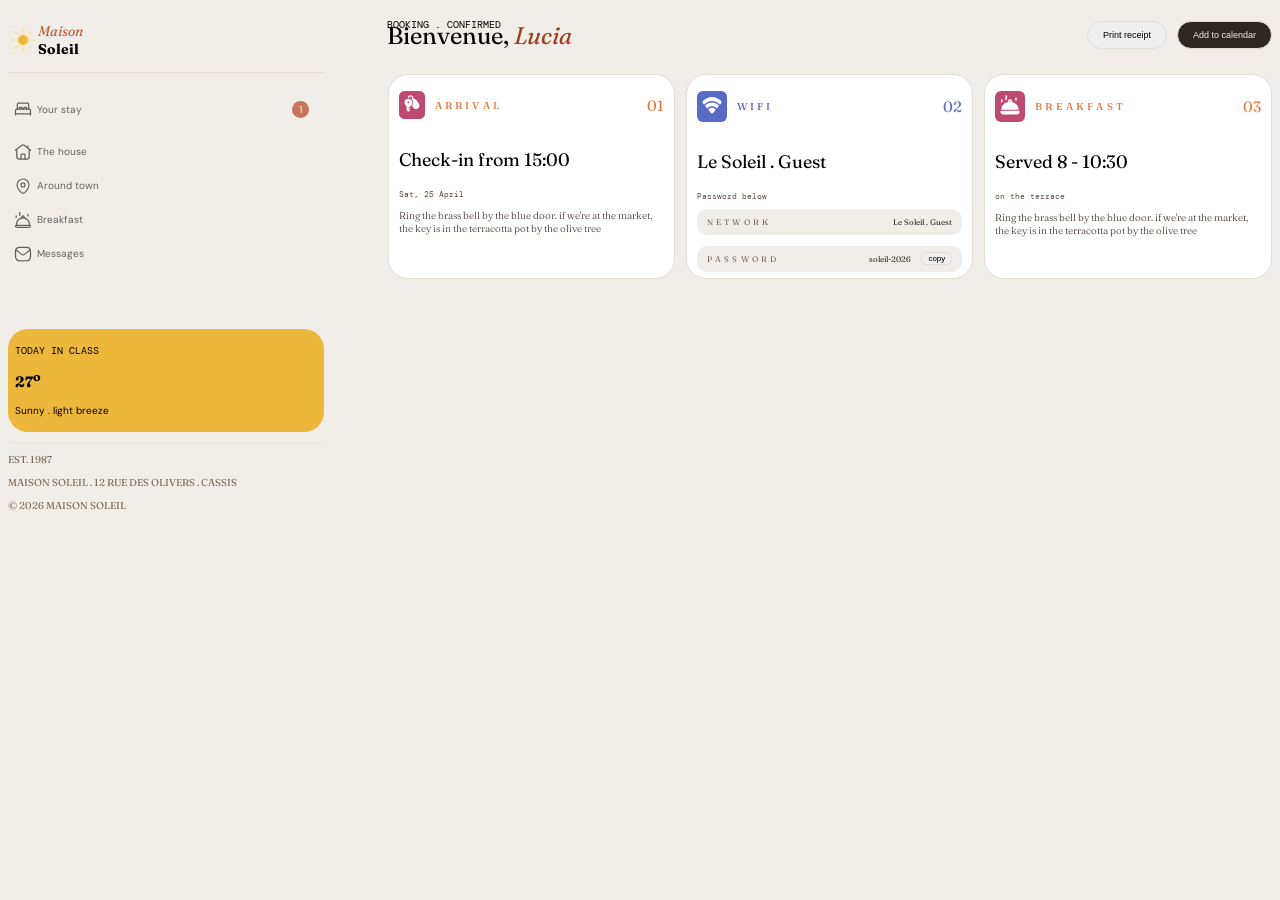
<file: solutions-folder/advancedPratice/index.html>
<!DOCTYPE html>
<html lang="en">
<head>
    <meta charset="UTF-8">
    <meta name="viewport" content="width=device-width, initial-scale=1.0">
    <link rel="icon" type="image/x-icon" href="../../assests/practiceAdvance1/favicon-32x32.png" />
 <link rel="preconnect" href="https://fonts.googleapis.com">
<link rel="preconnect" href="https://fonts.gstatic.com" crossorigin>
<link href="https://fonts.googleapis.com/css2?family=DM+Mono:ital,wght@0,300;0,400;0,500;1,300;1,400;1,500&family=DM+Sans:ital,opsz,wght@0,9..40,100..1000;1,9..40,100..1000&family=Fraunces:ital,opsz,wght@0,9..144,100..900;1,9..144,100..900&display=swap" rel="stylesheet">
    <link rel="stylesheet" href="index.css" />
    <title>Grettings</title>
</head>
<body>
    <main class="maison">

        <!--Sidebar -->
        <section class="sidebar">
            <div class="soleil">
                <img src="../../assests/practiceAdvance1/icon-sun.svg" alt="sun" width="30" />
                <p>
                    <i id="maison-text">Maison</i> <br />
                    <b>Soleil</b>
                </p>
            </div>


            <div class="link-list">
                    <div class="firsts">
                        <div class="linked">
                            <img src="../../assests/practiceAdvance1/icon-bed.svg" alt="bed" />
                            <p>Your stay</p>
                        </div>
                        <p id="num">1</p>
                     </div>
                       <div class="firsts">
                        <div  class="linked">
                            <img src="../../assests/practiceAdvance1/icon-house.svg" alt="house" />
                            The house
                        </div>
                     </div>
                       <div class="firsts">
                        <div  class="linked">
                            <img src="../../assests/practiceAdvance1/icon-pin.svg" alt="icon" />
                            Around town
                        </div>
                     </div>
                       <div class="firsts">
                        <div  class="linked">
                            <img src="../../assests/practiceAdvance1/icon-breakfast-outline.svg" alt="breakfast" />
                            Breakfast
                        </div>
                     </div>
                         <div class="firsts">
                        <div  class="linked">
                            <img src="../../assests/practiceAdvance1/icon-mail.svg" alt="breakfast" />
                            Messages
                        </div>
                     </div>
            </div>


            <div class="heads">
                <div class="sunny">
                    <p id="today">today in class</p>
                    <h1 id="deg">27<sup>o</sup></h1>
                    <p id="light">Sunny . light breeze</p>
                </div>
                <div class="date">
                    <p>est. 1987</p>
                    <p>maison soleil  . 12 rue des olivers . cassis</p>
                    <p>
                        &copy; 2026 maison soleil
                    </p>
                </div>
            </div>


        </section>





        <!--Main View-->
        <section class="main-view">
            <header>
                <p id="book">Booking . confirmed</p>
                <div class="books">
                    <p id="lucia">Bienvenue, <i style="color:  hsl(15, 69%, 37%);">lucia</i></p>
                    <div class="buttons">
                        <button class="print">Print receipt</button>
                        <button class="calendar">Add to calendar</button>
                    </div>
                </div>
            </header>

            <section>
                <!---->
            </section>


            <section class="last">
                <div class="all">
                    <div class="arrival">
                        <div class="arrive">
                           <p class="key">
<img src="../../assests/practiceAdvance1/icon-key.svg" alt="key" width="20" />
                           </p> 
                            <p >arrival</p>
                        </div>
                        <p id="val">01</p>
                    </div>

                    <p id="check">Check-in from 15:00</p>
                    <p id="sat">Sat, 25 April</p>
                    <p id="ring">Ring the brass bell by the blue door. if we're at the market, the key is in the terracotta pot by the olive tree</p>

                </div>
                <div class="all">
                    <div class="guest">
                        <div class="arrive">
                            <p class="wifi">
                            <img src="../../assests/practiceAdvance1/icon-wifi.svg" alt="key" />

                            </p>
                            <p>Wifi</p>
                        </div>
                        <p id="val">02</p>
                    </div>

                    <p id="check">Le Soleil . Guest</p>
                    <p id="sat">Password below</p>

                    <div class="network">
                        <p id="net">Network</p>
                        <p>Le Soleil . Guest</p>
                    </div>

                    <div class="password">
                        <p id="net">password</p>

                        <div class="copy">
                            <p>soleil-2026</p>
                            <button class="copy-cat">copy</button>
                        </div>
                    </div>


                </div>
                <div class="all">
                    <div class="arrival">
                        <div class="arrive">
                                                       <p class="key">

                            <img src="../../assests/practiceAdvance1/icon-breakfast.svg" alt="break" />
                            </p>
                            <p>breakfast</p>
                        </div>
                        <p id="val">03</p>
                    </div>

                    <p id="check">Served 8 - 10:30</p>
                    <p id="sat">on the terrace</p>
                    <p  id="ring">Ring the brass bell by the blue door. if we're at the market, the key is in the terracotta pot by the olive tree</p>

                </div>
            </section>

        </section>
    </main>
    
</body>
</html>
</file>
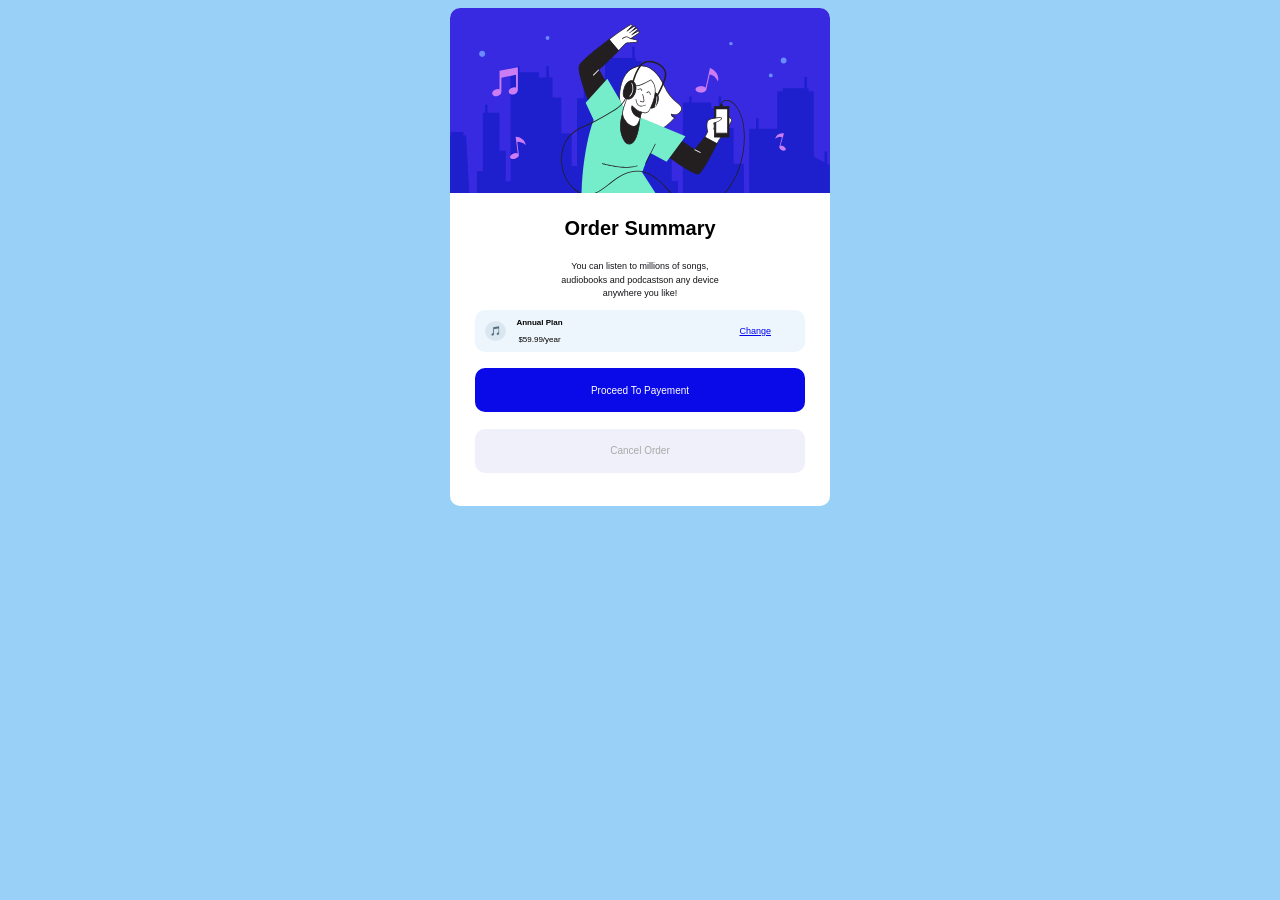
<file: solutions-folder/fifth/index.html>
<!DOCTYPE html>
<html lang="en">
<head>
    <meta charset="UTF-8">
    <meta name="viewport" content="width=\, initial-scale=1.0">
    <link rel="stylesheet" href="index.css">
    <title>fifth Assesment</title>
</head>
<body>
    <div class="playlist">
    <main class="big-box">
        
        <div id="image">
            <img src="../../assests/fifth/illustration-hero.svg" alt="music-vibing-img">
        </div>

        <div class="write-up">

            <h3 id="intro">Order Summary</h3>
            <p id="information">
                You can listen to millions of songs,<br/>
                audiobooks and podcastson any device<br/>
                anywhere you like!
            </p>

            <div class="payement-plan">
                <div class="plan">
                    <div id="music">
                        🎵
                    </div>

                    <div>
                          <p id="Date">Annual Plan</p>
                          <p id="price">$59.99/year</p>
                    </div>
                </div>
             
               <di class="change">
                <a href="#">Change</a>
                </div>
            </div>


            <div class="button">
            <button id="approve">proceed to Payement</button>
            <button id="reject">Cancel order</button>
            </div>
        </div>
        
    </main>
    </div>
    
</body>
</html>
</file>
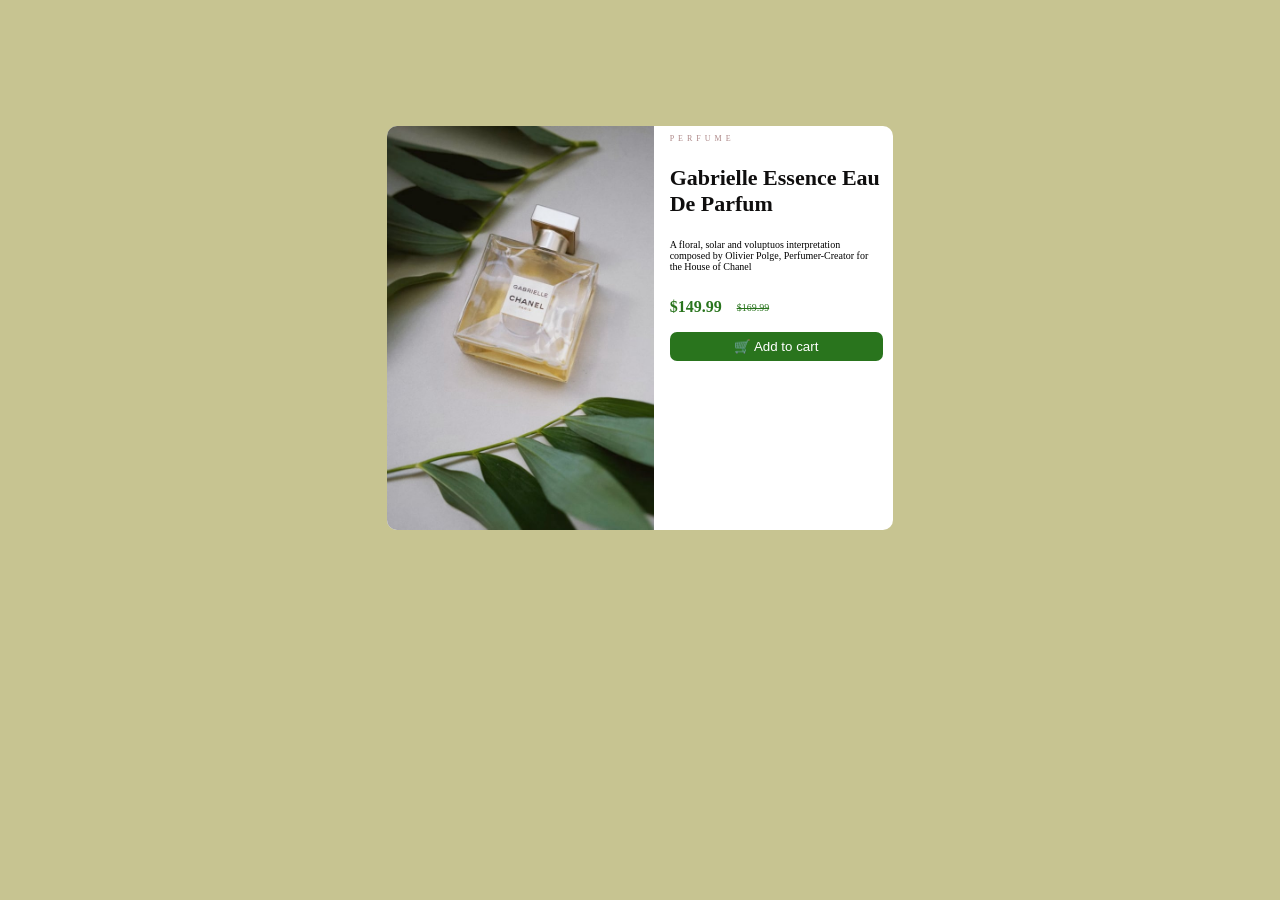
<file: solutions-folder/fourth/index.html>
<!DOCTYPE html>
<html lang="en">
<head>
    <meta charset="UTF-8">
    <meta name="viewport" content="width=device-width, initial-scale=1.0">
    <link rel="stylesheet" href="./index.css"/>
    <title>Fourth Design</title>
</head>
<body>
    <div class="big">

    <main class="big-box"> <!--Big box-->

        <div class="first-box"> <!--First Box-->
            <img src="../../assests/fourth/image-product-desktop.jpg" alt="fourth-img"  />
        </div>


        <div class="second-box"> <!--Second Box-->
            <p id="perf">perfume</p>

            <h3 id="gabriele">
                Gabrielle Essence Eau De Parfum
            </h3>

            <p id="floral">
                A floral, solar and voluptuos interpretation composed by Olivier Polge, Perfumer-Creator for the House of Chanel
            </p>

            <div class="box">
                <p style="font-weight: 800;">$149.99</p>
                <p id="small">$169.99</p>
            </div>

            <button class="button">
                🛒 Add to cart
            </button>

        </div>

    </main>
        </div>

    
</body>
</html>
</file>
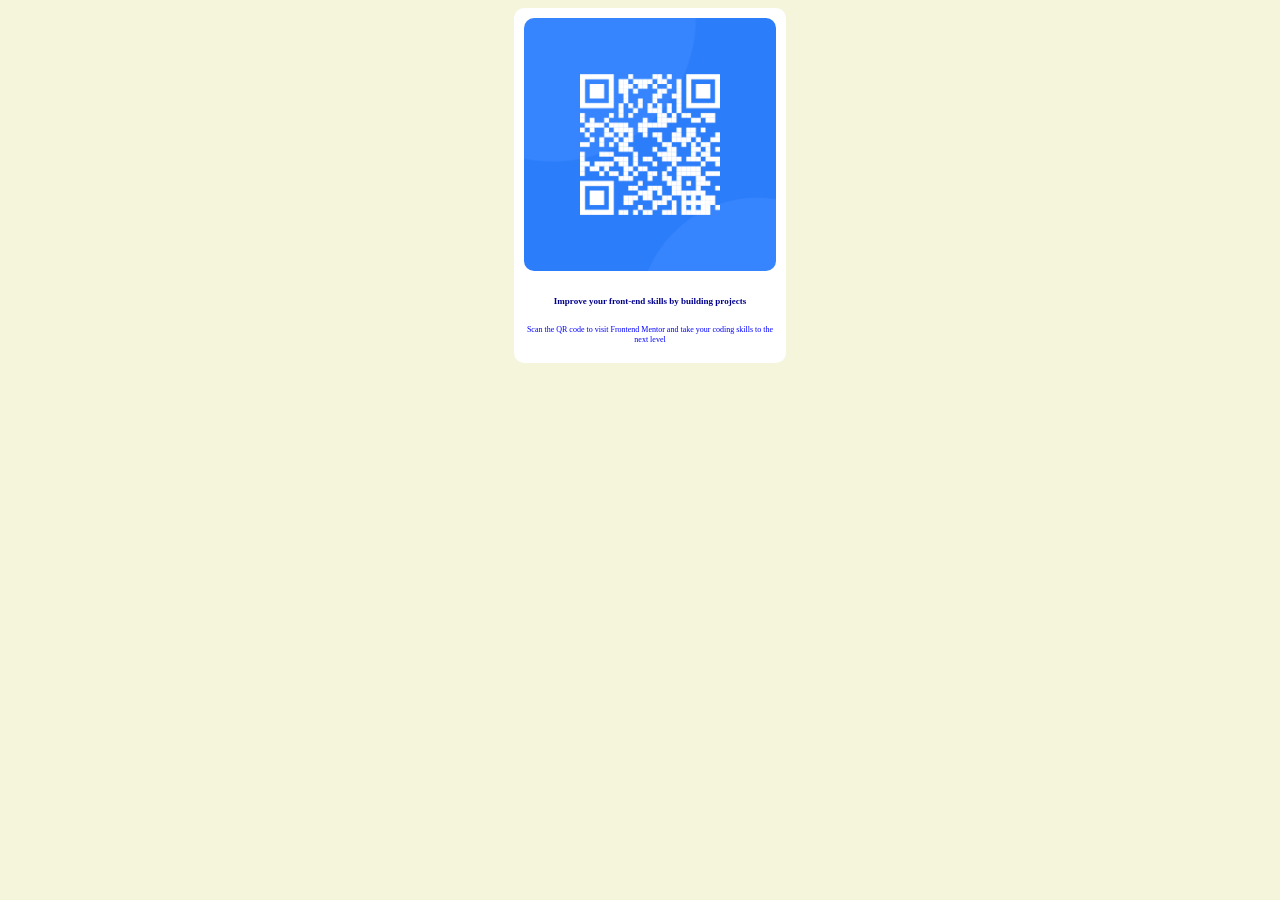
<file: solutions-folder/QrCodeAssesment/index.html>
<!DOCTYPE html>
<html lang="en">
<head>
    <meta charset="UTF-8">
    <meta name="viewport" content="width=device-width, initial-scale=1.0">
    <link rel="stylesheet" href="index.css"/>
    <title>My first webpage</title>
</head>
<body>

    <div class="mobile-qr-code">
        <div id="qr-code">
            <img src="../../assests/image-qr-code.png" alt="qr-code-img" />

            <h1>Improve your front-end skills by building projects</h1>
            <p>Scan the QR code to visit Frontend Mentor and take your coding skills to the next level</p>

        </div>
    </div>




    
</body>
</html>
</file>
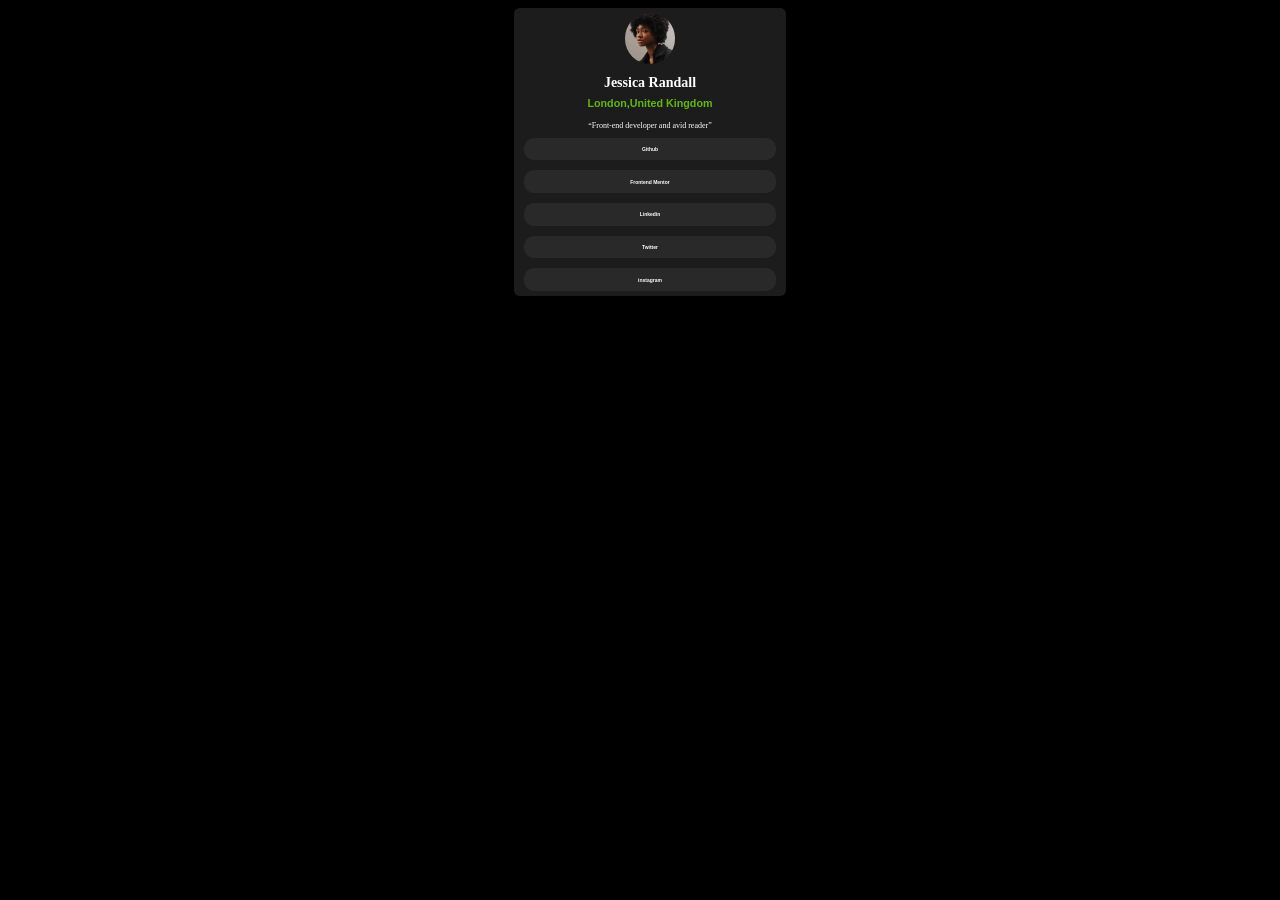
<file: solutions-folder/second/index.html>
<!DOCTYPE html>
<html lang="en">
<head>
    <meta charset="UTF-8">
    <meta name="viewport" content="width=device-width, initial-scale=1.0">
    <link rel="stylesheet" href="./index.css">
    <title>Document</title>
</head>
<body>
    <div class="portfolio">
        <div class="information">
           
            <img src="../../assests/second//avatar-jessica.jpeg" alt="avatar-jessica">
            <div class="name">
             <h2>Jessica Randall</h2>
            <h6>London,United Kingdom</h6>
            </div>
          
            <p><q>Front-end developer and avid reader</q></p>
           
             <div class="skills">
                 <div id="Github">
                <h5>Github</h5>
            </div>
            <div id="Front-endMentor">
                <h5>Frontend Mentor</h5>
            </div>
            <div id="Linkedin">
                <h5>Linkedin</h5>
            </div>
            <div id="Twitter">
                <h5>Twitter</h5>
            </div>
            <div id="instagram">
               <h5>instagram</h5> 
            </div>

            </div>


        </div>
    </div>
    
</body>
</html>
</file>
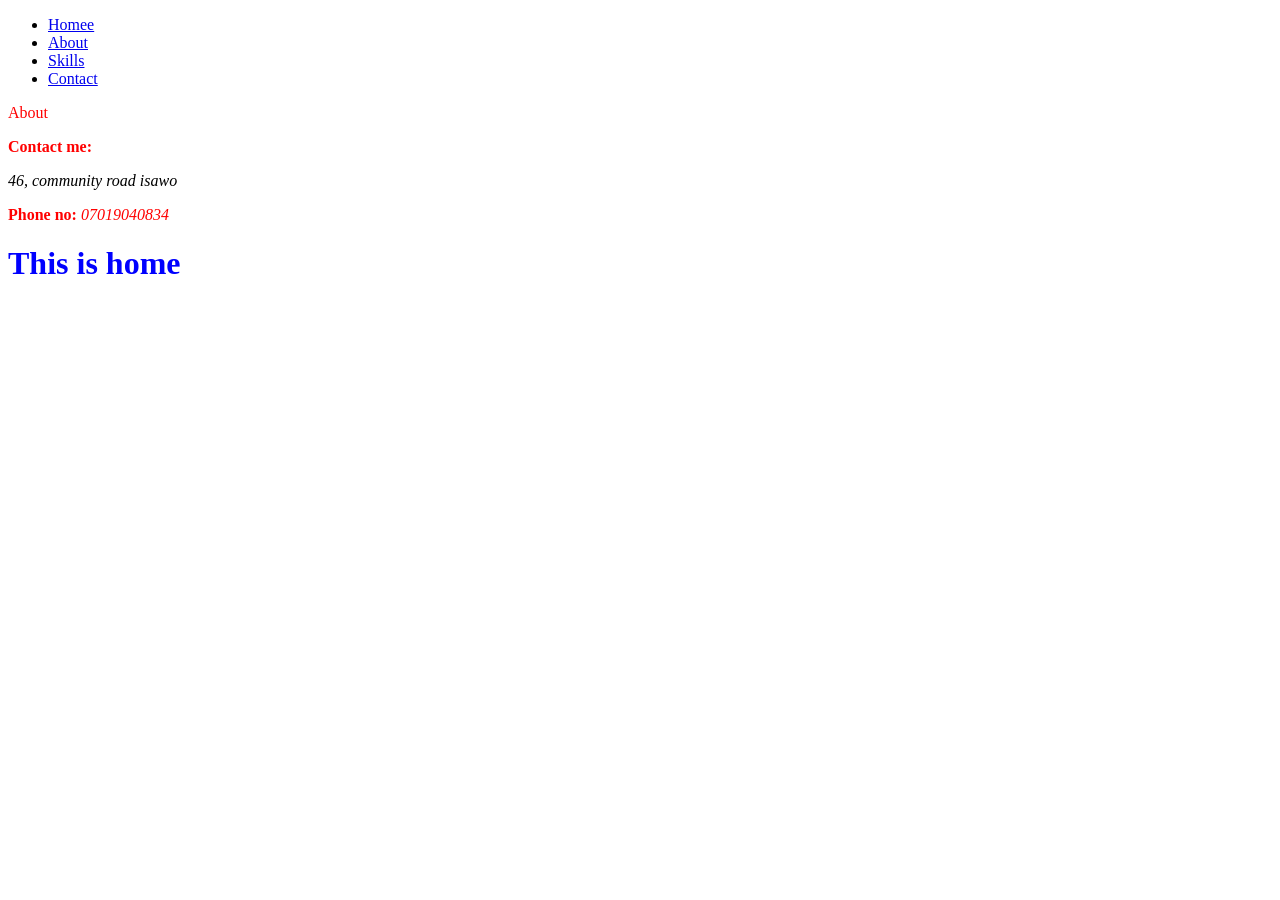
<file: home.html>
<!DOCTYPE html>
<html lang="en">
<head>
    <meta charset="UTF-8">
    <meta name="viewport" content="width=device-width, initial-scale=1.0">
    <!-- <link rel="stylesheet" href="style.css" /> -->

    <title>Document</title>


  <style>
    p {
        color: red;
    }
    h1 {
        color: blue;
    }

  </style>
</head>
<body>
      <header>
        <nav>
            <ul>
                <li>
                    <a href="/first.html">Homee</a>
                </li>
                  <li>
                    <a href="https://web3bridge.com">About</a>
                </li>
                  <li>
                    <a href="https://web3bridge.com">Skills</a>
                </li>
                  <li>
                    <a href="https://web3bridge.com">Contact</a>
                </li>
            </ul>
        </nav>
    </header>
    <p>About</p>


    <footer>
    <p><strong>Contact me:</strong> <address>46, community road isawo</address></p>
   <p> <strong>Phone no:</strong> <i>07019040834</i></p>

   <h1>This is home</h1>
</footer>
</body>
</html>
</file>
<file: solutions-folder/advancedPratice/index.css>
/* @import url('https://fonts.googleapis.com/css2?family=Fraunces:ital,opsz,wght@0,9..144,100..900;1,9..144,100..900&display=swap'); */


body {
  font-family: "Fraunces", serif;
  background-color:    hsl(30, 24%, 93%);
  font-size: 14px;
}

.maison {
    display: flex;
    justify-content: space-between;
}

.sidebar {
    width: 25%;
}

.main-view {
    width: 70%;
    font-size: 10px;
}

.soleil{
    display: flex;
    border-bottom: 1px solid hsl(36, 22%, 86%);
    align-items: center;
}
#maison-text {
    color: hsl(18, 62%, 47%);
}

.link-list {
    gap: 10px;
    display: flex;
    flex-direction: column;
    font-size: 10px;
      font-family: "DM Sans", sans-serif;
      margin-top: 5%;
}

.firsts {
    display: flex;
    justify-content: space-between;
    align-items: center;
    cursor: pointer;
    padding: 2px 15px 2px 5px;
    border-radius: 10px;
    color: hsl(33, 15%, 15%);
    opacity: 0.7;
}
.linked {
    display: flex;
    align-items: center;
    gap: 4px;
}

.firsts:hover {
    background-color: white;
    opacity: 1;
    font-weight: 600;
}
#num {
    background-color: hsl(15, 74%, 41%);
    padding: 2px 7px 2px 7px;
    border-radius: 100%;
    color: white;
}

.heads {
    display: flex;
    flex-direction: column;
    gap: 10px;
    margin-top: 20%;
}

.sunny {
    background-color: hsl(42, 83%, 58%);
    padding: 5px 7px 5px 7px;
    border-radius: 20px;
    font-size: 10px;
     font-family: "DM Mono", monospace;
}
#today {
    text-transform: uppercase;
}
#light {
      font-family: "DM Sans", sans-serif;
}
#deg {
      font-family: "Fraunces", serif;
}

.date {
    border-top: 1px dotted hsl(36, 22%, 86%);
    text-transform: uppercase;
    font-size: 10px;
    color: hsl(33, 17%, 41%);
}

#book {
    font-family: "DM Mono", monospace;
    text-transform: uppercase;


}

.books {
    display: flex;
    justify-content: space-between;
    align-items: center;
    margin-top: -5%;
}
#lucia {
    font-size: 24px;
    text-transform: capitalize;
}

.buttons {
    display: flex;
    gap: 10px;
}

.print {
    border-radius: 50px;
    border: 1px solid hsl(36, 22%, 86%) ;
    font-size: 9px;
    padding-left: 15px;
    padding-right: 15px;
    padding-top: 8px;
    padding-bottom: 8px;
    cursor: pointer;
    font-weight: 500;
}
.calendar {
    border-radius: 50px;
    border: 1px solid hsl(36, 22%, 86%) ;
    font-size: 9px;
    padding-left: 15px;
    padding-right: 15px;
    padding-top: 8px;
    padding-bottom: 8px;
    cursor: pointer;
    font-weight: 500;
    background-color: hsl(33, 15%, 15%);
    color:  hsl(30, 24%, 93%);
}

.print:hover {
     background-color: hsl(33, 15%, 15%);
    color:  hsl(30, 24%, 93%);
}
.calendar:hover {
    border-radius: 50px;
    border: 1px solid hsl(36, 22%, 86%) ;
    background-color: none;
      background-color:    hsl(30, 24%, 93%);
      color:  hsl(33, 15%, 15%);
}
.last {
    display: flex;
    justify-content: space-around;
    gap: 10px;
}
.all {
    background-color: hsl(0, 0%, 100%);
    border: 1px solid hsl(36, 22%, 86%);
    border-radius: 20px;
    padding: 6px 10px 6px 10px;
    width: 30%;
}
.arrival {
    display: flex;
    align-items: center;
    justify-content: space-between;
    color: hsl(22, 72%, 56%);
}
.arrive {
    display: flex;
    align-items: center;
    text-transform: uppercase;
    gap: 10px;
    letter-spacing: 0.2rem;
    font-weight: 500;
}
.key {
    width: 50%;
    height: 50%;
    padding: 2px 3px 2px 3px ;
    background-color: hsl(340, 48%, 52%);
    border-radius: 20%;
}
#val {
    font-size: 15px;
}
#check {
    font-size: 18px;
}
#sat {
    font-family: "DM Mono", monospace;
    color: hsl(32, 20%, 29%);
    font-size: 8px;
}
#ring {
    color: hsl(33, 22%, 20%);
    font-weight: 300;
}
.guest {
     display: flex;
    align-items: center;
    justify-content: space-between;
        color: hsl(230, 49%, 56%);
}
.wifi {
     width: 50%;
    height: 50%;
    padding: 2px 3px 2px 3px ;
    background-color: hsl(230, 49%, 56%);
    border-radius: 20%;
}
.network {
    display: flex;
    justify-content: space-between;
    background-color: hsl(30, 24%, 93%);
    padding: 0.2px 10px 0.2px 10px;
    border-radius: 10px;
    font-size: 8px;
    color: hsl(33, 15%, 15%);

}
#net {
    letter-spacing: 0.2rem;
    text-transform: uppercase;
    color: hsl(33, 17%, 41%);
}

.password {
     display: flex;
    justify-content: space-between;
    background-color: hsl(30, 24%, 93%);
    padding: 0.2px 10px 0.2px 10px;
    border-radius: 10px;
    font-size: 8px;
    color: hsl(33, 15%, 15%);
    margin-top: 4%;
}
.copy {
    display: flex;
    gap: 10px;
    align-items: center;

}
.copy-cat {
      border: 1px solid hsl(36, 22%, 86%) ;
      font-size: 8px;
      border-radius: 5px;
}
</file>
<file: solutions-folder/fifth/index.css>
body{
    background-color: rgb(152, 208, 247);
}

.big-box{
    display: flex;
    flex-direction: column;
    background-color: white;
    width: 30%;
    margin-left: 35%;
    margin-right: 35%;
    border-radius: 10px;
    align-content: center;
    justify-content: center;
    height: 100%;


    
}
img{
    width: 100%;
    border-top-right-radius: 10px;
    border-top-left-radius: 10px;

}

.write-up {
    padding-left: 25px;
    padding-right: 25px;
}
#intro{
    color: black;
    font-size: 20px;
    text-align: center;
    font-weight: 900;
    font-family: 'Segoe UI', Tahoma, Geneva, Verdana, sans-serif;
}
#information{
    font-family: 'Segoe UI', Tahoma, Geneva, Verdana, sans-serif;
    color: rgb(20, 20, 25);
    font-weight: 100;
    font-size: 9px;
    text-align: center;
    line-height: 150%;
}
.payement-plan{
    background-color: rgb(237, 246, 252);
    display: flex;
    width: 100%;
    text-align: center;
    align-items: center;
    border-radius: 10px;
    font-family: 'Segoe UI', Tahoma, Geneva, Verdana, sans-serif;
    font-size: 9px;
    justify-content: space-between;
    margin-bottom: 5%;
}
.plan {
    display: flex;
    justify-content: center;
    align-items: center;
    gap: 10px;
    padding-left: 10px;
}

.change {
    width: 30%;
}
#music {
    background-color: #c9d6e379;
    padding-top: 5px;
    padding-bottom: 5px;
    border-radius: 100%;
    padding-left: 5px;
    padding-right: 5px;
}
#Date{
    display: flex;
    flex-direction: column;
    font-size: 8px;
    font-weight: 800;
    margin-bottom: 2%;
}
.button{
    display: flex;
    flex-direction: column;
    align-items: center;
       padding-left: 25px;
    padding-right: 25px;
}
#approve{
    background-color: rgb(10, 10, 232);
    margin-bottom: 5%;
    font-size: 10px;
    font-family: 'Segoe UI', Tahoma, Geneva, Verdana, sans-serif;
    font-weight: 500;
    padding-top: 5%;
    padding-bottom: 5%;
    border: none;
    border-radius: 10px;
    color: white;
    text-transform: capitalize;
        width: 100%;
}
#approve:hover {
    background-color: rgb(4, 4, 28);
    cursor: pointer;
      box-shadow: 0 4px 8px 0 rgba(0, 0, 0, 0.2), 0 6px 20px 0 rgba(0, 0, 0, 0.19);

}
#reject{
    background-color: rgb(239, 240, 250);
    margin-bottom: 10%;
    font-size: 10px;
    font-family: 'Segoe UI', Tahoma, Geneva, Verdana, sans-serif;
    font-weight: 500;
    padding-top: 5%;
    padding-bottom: 5%;
    border: none;
    border-radius: 10px;
    color: rgb(171, 169, 169);
    text-transform: capitalize;
        width: 100%;

}
#reject:hover {
        background-color: rgb(154, 154, 164);
        cursor: pointer;
        color: black;
}

#price {
    font-size: 8px;
}
</file>
<file: solutions-folder/fourth/index.css>
body {
    background-color: #c7c491; 
    /* background-color: black; */
}
/*
REPRESENTATION OF COLORS IN CSS
Hex code = #ffff, #FFFDD0 
RGB = rgb( 255, 253, 208)
name = Blue, red, white , indigo 
*/

.big{
   width: 40%;
   margin-left: 30%;
   margin-right: 30%;
   margin-top: 10%;
   margin-bottom: 10%;
}

.big-box {
    background-color: #FFF;
    display: flex;
    justify-content: space-between;
    width: full;
    gap:  2px;
    padding-right: 10px;
    border-radius: 10px;
    /* box-shadow: #463535 10px 10px ; */
}



img {
    width: 95%;
    border-top-left-radius: 10px;
    border-bottom-left-radius: 10px;
    height: 100%;
}

#perf {
    text-transform: uppercase;
    letter-spacing: 4px;
    font-size: 8px;
    color: #ac8686;
}

#gabriele {
    color: #0f0e0e;
    font-size: 22px;
}

#floral {
    font-size: 10px;
}

.box {
    display: flex;
    justify-content:flex-start;
    gap: 15px;
    flex-direction: row;
    align-items: center;
    color: #29741d;
}

#small {
    text-decoration: line-through;
    font-size: 10px;
}

.button {
    background-color: #29741d;
    width: 100%;
    border: 0px;
    color: #FFF;
    padding-left: 10px;
    padding-right: 10px;
    padding-top: 7px;
    padding-bottom: 7px;
    border-radius: 7px;
    cursor: pointer;
}
</file>
<file: solutions-folder/QrCodeAssesment/index.css>
h1 {
  color: darkblue;
  font-size: 9px; 
  text-align: center;
  margin-top: 10%;
} 
p {
    color: blue;
    font-size: 8px;
    font-weight: 100;
    text-align: center;
    line-height: 125%;
    margin-top: 5%;
}
body {
    background-color: beige;
}

img {
    border-radius: 10px;
}

.mobile-qr-code {
    background-color: white;
    width: 20%;
    padding-left: 10px;
    padding-right: 10px;
    padding-top: 10px;
    padding-bottom: 10px;
    border-radius: 10px;
    margin-left: 40%;
    margin-right: 40%;
}

#qr-code {
    display: flex;
    justify-content: center;
    flex-direction: column;
}
</file>
<file: solutions-folder/second/index.css>
body{
    background-color: black;
}

.portfolio{
    background-color: rgb(29, 28, 28);
    width: 20%;
    border-radius: 2%;
    margin-left: 40%;
    margin-right: 40%;
    padding-left: 10px;
    padding-right: 10px;
}

img{
    border-radius: 60%;
    width: 20%;
    
}

.information{
    display: flex;
    flex-direction: column;
    align-items: center;
    padding-top: 5px;
    padding-bottom: 5px;
}
p {
    color: white;
    font-size: 8px;
    margin-top: -5%;
}

h2{
    color: white;
    font-weight: 600px;
    /* font-family: 'Trebuchet MS', 'Lucida Sans Unicode', 'Lucida Grande', 'Lucida Sans', Arial, sans-serif; */
    font-size: 14px;
}
h6{
    color: rgb(99, 183, 15);
    font-family: 'Trebuchet MS', 'Lucida Sans Unicode', 'Lucida Grande', 'Lucida Sans', Arial, sans-serif;
    margin-top: -5%;
}
h5{
    color: white;
    font-weight: 600px;
    font-family: 'Trebuchet MS', 'Lucida Sans Unicode', 'Lucida Grande', 'Lucida Sans', Arial, sans-serif;
}

.skills {
    display: flex;
    flex-direction: column;
    gap: 10px;
    font-size: 6px;
    width: 100%;
}

.name {
    display: flex;
    flex-direction: column;
    /* gap: 1px; */
    text-align: center;
    /* gap: -50px; */
}

#Github{
    display: flex;
    flex-direction: column;
    text-align: center;
    background-color: rgb(41, 41, 41);
    border-radius: 10px;
}
#Front-endMentor{
    display: flex;
    flex-direction: column;
    text-align: center;
    background-color: rgb(41, 41, 41);
    justify-content: space-between;
        border-radius: 10px;

}
#Linkedin{
    display: flex;
    flex-direction: column;
    text-align: center;
    background-color: rgb(41, 41, 41);
    justify-content: space-between;
        border-radius: 10px;

}
#Twitter{
    display: flex;
    flex-direction: column;

    text-align: center;
    background-color: rgb(41, 41, 41);
    justify-content: space-between;
        border-radius: 10px;

}
#instagram{
    display: flex;
    flex-direction: column;

    text-align: center;
    background-color: rgb(41, 41, 41);
    justify-content: space-around;
        border-radius: 10px;

}
</file>
